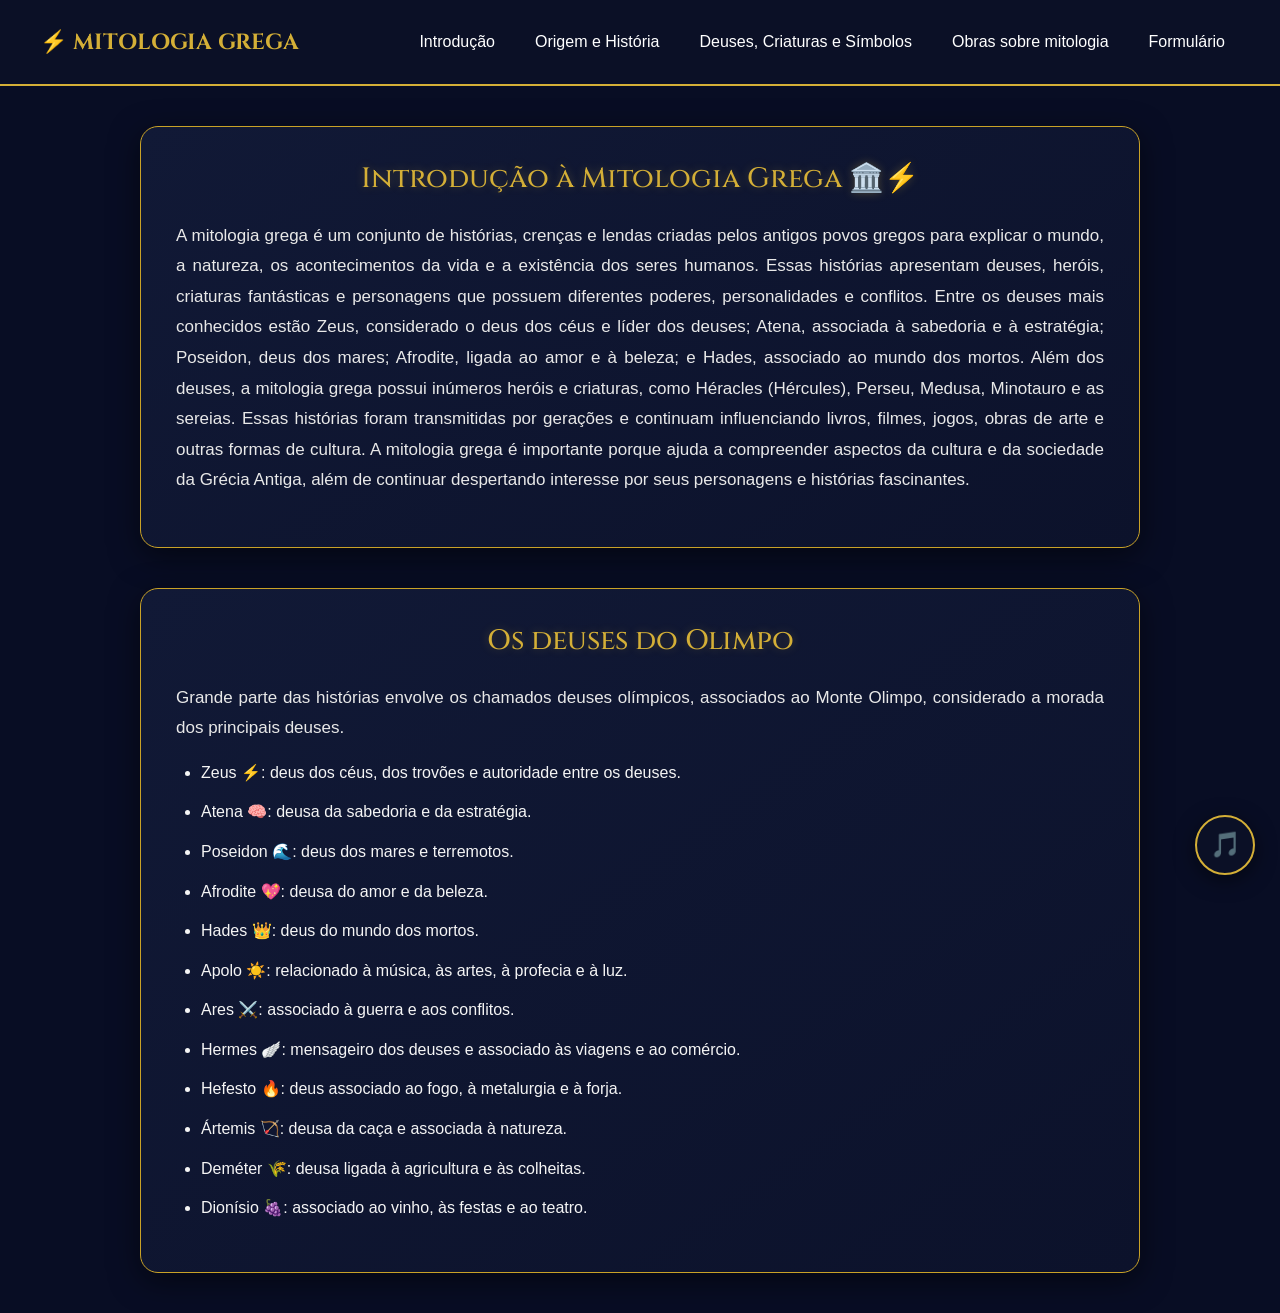
<file: INDEX.HTML>
<!DOCTYPE html>
<html lang="pt-br">

<head>
    <meta charset="UTF-8">
    <meta name="viewport" content="width=device-width, initial-scale=1.0">

    <title>TRABALHO 3BM - Mitologia Grega</title>


    <link href="https://cdn.jsdelivr.net/npm/bootstrap@5.3.8/dist/css/bootstrap.min.css"
        rel="stylesheet">

    <!-- Google Fonts -->
    <link rel="preconnect" href="https://fonts.googleapis.com">
    <link rel="preconnect" href="https://fonts.gstatic.com" crossorigin>
    <link href="https://fonts.googleapis.com/css2?family=Cinzel:wght@400;600;700&display=swap"
        rel="stylesheet">

    <!-- Seu CSS -->
    <link rel="stylesheet" href="style.css">
</head>

<body>

    <header>
        <nav class="menu">
            <div class="logo">⚡ MITOLOGIA GREGA</div>

            <div class="links">
                <a href="index.html">Introdução</a>
                <a href="origemeetc.html">Origem e História</a>
                <a href="Deuses.html">Deuses, Criaturas e Símbolos</a>
                 <a href="OBRAS.html">Obras sobre mitologia</a>
                <a href="formulario.html">Formulário</a>

               
            </div>
        </nav>
    </header>

    <main>

        <section class="caixa">
            <h2>Introdução à Mitologia Grega 🏛️⚡</h2>

            <p>
                A mitologia grega é um conjunto de histórias, crenças e lendas
                criadas pelos antigos povos gregos para explicar o mundo, a natureza,
                os acontecimentos da vida e a existência dos seres humanos. Essas
                histórias apresentam deuses, heróis, criaturas fantásticas e
                personagens que possuem diferentes poderes, personalidades e conflitos.

                Entre os deuses mais conhecidos estão Zeus, considerado o deus dos céus
                e líder dos deuses; Atena, associada à sabedoria e à estratégia;
                Poseidon, deus dos mares; Afrodite, ligada ao amor e à beleza; e Hades,
                associado ao mundo dos mortos.

                Além dos deuses, a mitologia grega possui inúmeros heróis e criaturas,
                como Héracles (Hércules), Perseu, Medusa, Minotauro e as sereias.

                Essas histórias foram transmitidas por gerações e continuam
                influenciando livros, filmes, jogos, obras de arte e outras formas
                de cultura.

                A mitologia grega é importante porque ajuda a compreender aspectos
                da cultura e da sociedade da Grécia Antiga, além de continuar
                despertando interesse por seus personagens e histórias fascinantes.
            </p>
        </section>

        <section class="caixa">
            <h2>Os deuses do Olimpo</h2>

            <p>
                Grande parte das histórias envolve os chamados deuses olímpicos,
                associados ao Monte Olimpo, considerado a morada dos principais deuses.
            </p>

            <ul>
                <li>Zeus ⚡: deus dos céus, dos trovões e autoridade entre os deuses.</li>
                <li>Atena 🧠: deusa da sabedoria e da estratégia.</li>
                <li>Poseidon 🌊: deus dos mares e terremotos.</li>
                <li>Afrodite 💖: deusa do amor e da beleza.</li>
                <li>Hades 👑: deus do mundo dos mortos.</li>
                <li>Apolo ☀️: relacionado à música, às artes, à profecia e à luz.</li>
                <li>Ares ⚔️: associado à guerra e aos conflitos.</li>
                <li>Hermes 🪽: mensageiro dos deuses e associado às viagens e ao comércio.</li>
                <li>Hefesto 🔥: deus associado ao fogo, à metalurgia e à forja.</li>
                <li>Ártemis 🏹: deusa da caça e associada à natureza.</li>
                <li>Deméter 🌾: deusa ligada à agricultura e às colheitas.</li>
                <li>Dionísio 🍇: associado ao vinho, às festas e ao teatro.</li>
            </ul>
        </section>

    </main>

    <audio id="musica" loop>
        <source src="musica/Hold Them Down _ EPIC_ The Musical (Animatic) _ [p-P0kaqJg3w].mp3"
            type="audio/mpeg">
    </audio>

    <button id="botaoMusica" onclick="tocarMusica()">
        🎵
    </button>

    <script>
        function tocarMusica() {
            const musica = document.getElementById("musica");
            const botao = document.getElementById("botaoMusica");

            if (musica.paused) {
                musica.play();
                botao.innerHTML = "🔊";
            } else {
                musica.pause();
                botao.innerHTML = "🎵";
            }
        }
    </script>

    <!-- Bootstrap JS -->
    <script src="https://cdn.jsdelivr.net/npm/@popperjs/core@2.11.8/dist/umd/popper.min.js"></script>

    <script src="https://cdn.jsdelivr.net/npm/bootstrap@5.3.8/dist/js/bootstrap.min.js"></script>

</body>
</html>
</file>
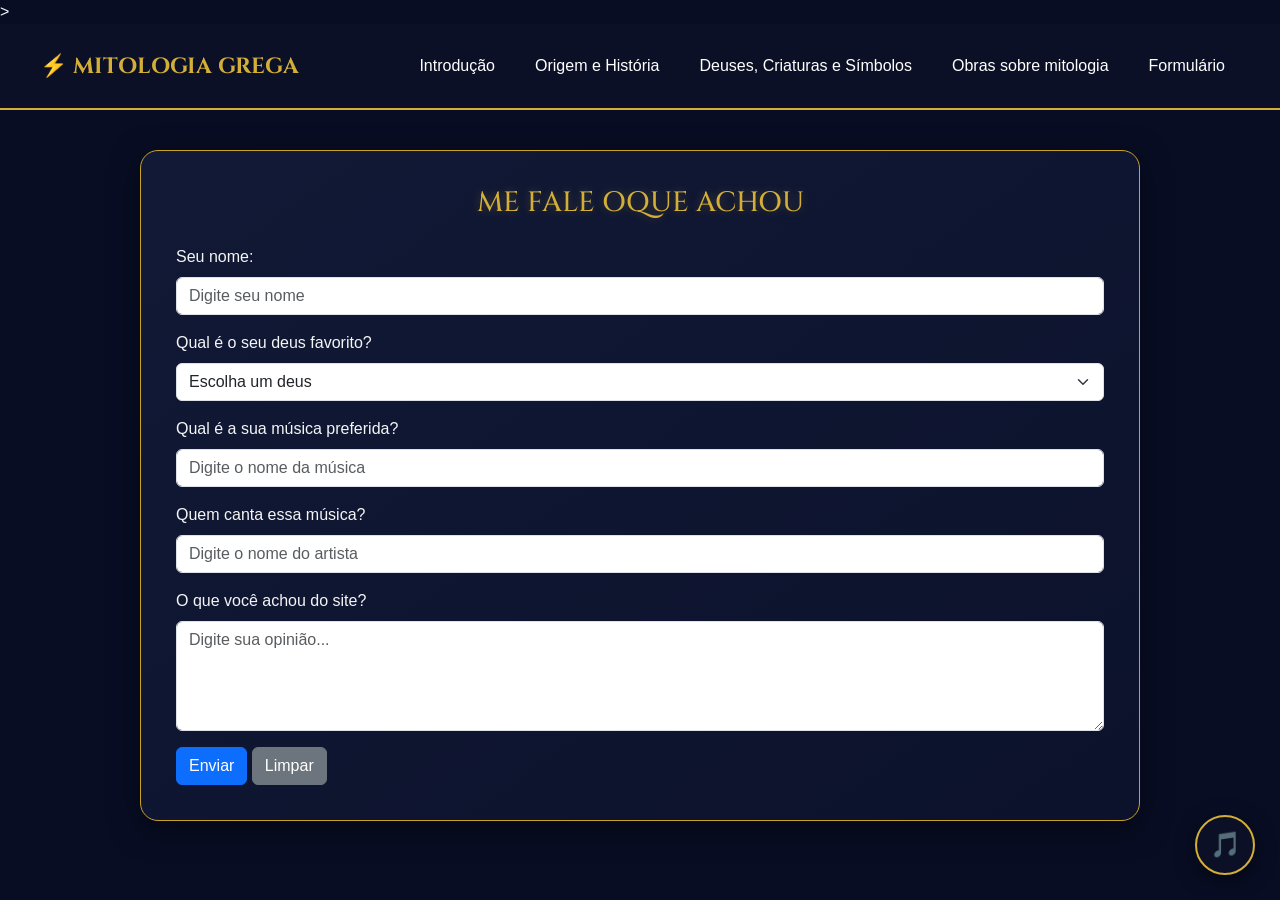
<file: formulario.html>
<!DOCTYPE html>
<html lang="pt-br">

<head>
    <meta charset="UTF-8">
    <meta name="viewport" content="width=device-width, initial-scale=1.0">

    <title>Formulário - Mitologia Grega</title>

    
    <link href="https://cdn.jsdelivr.net/npm/bootstrap@5.3.8/dist/css/bootstrap.min.css"
        rel="stylesheet">

    
    <link rel="preconnect" href="https://fonts.googleapis.com">
    <link rel="preconnect" href="https://fonts.gstatic.com" crossorigin>
    <link href="https://fonts.googleapis.com/css2?family=Cinzel:wght@400;600;700&display=swap"
        rel="stylesheet">

>
    <link rel="stylesheet" href="style.css">
</head>

<body>

    <header>
        <nav class="menu">
            <div class="logo">⚡ MITOLOGIA GREGA</div>

            <div class="links">
                <a href="index.html">Introdução</a>
                <a href="origemeetc.html">Origem e História</a>
                <a href="Deuses.html">Deuses, Criaturas e Símbolos</a>
                <a href="OBRAS.html">Obras sobre mitologia</a>
                <a href="formulario.html">Formulário</a>
            
            </div>
        </nav>
    </header>

    <main>

        <form class="caixa">

            <h2>ME FALE OQUE ACHOU</h2>

            <div class="mb-3">

                <label for="nome" class="form-label">
                    Seu nome:
                </label>

                <input
                    type="text"
                    class="form-control"
                    id="nome"
                    name="nome"
                    placeholder="Digite seu nome"
                    required>

            </div>

            <div class="mb-3">

                <label for="deus" class="form-label">
                    Qual é o seu deus favorito?
                </label>

                <select
                    class="form-select"
                    id="deus"
                    name="deus"
                    required>

                    <option value="">Escolha um deus</option>
                    <option value="zeus">Zeus ⚡</option>
                    <option value="atena">Atena 🦉</option>
                    <option value="poseidon">Poseidon 🌊</option>
                    <option value="afrodite">Afrodite 💖</option>
                    <option value="hades">Hades 👑</option>
                    <option value="apolo">Apolo ☀️</option>
                    <option value="ares">Ares ⚔️</option>
                    <option value="hermes">Hermes 🪽</option>
                    <option value="hefesto">Hefesto 🔥</option>
                    <option value="artemis">Ártemis 🏹</option>
                    <option value="demeter">Deméter 🌾</option>
                    <option value="dionisio">Dionísio 🍇</option>

                </select>

            </div>

            <div class="mb-3">

                <label for="musica" class="form-label">
                    Qual é a sua música preferida?
                </label>

                <input
                    type="text"
                    class="form-control"
                    id="musica"
                    name="musica"
                    placeholder="Digite o nome da música"
                    required>

            </div>

            <div class="mb-3">

                <label for="artista" class="form-label">
                    Quem canta essa música?
                </label>

                <input
                    type="text"
                    class="form-control"
                    id="artista"
                    name="artista"
                    placeholder="Digite o nome do artista">

            </div>

            <div class="mb-3">

                <label for="comentario" class="form-label">
                    O que você achou do site?
                </label>

                <textarea
                    class="form-control"
                    id="comentario"
                    name="comentario"
                    rows="4"
                    placeholder="Digite sua opinião..."></textarea>

            </div>

            <button type="submit" class="btn btn-primary">
                Enviar
            </button>

            <button type="reset" class="btn btn-secondary">
                Limpar
            </button>

        </form>

    </main>

    <audio id="musicaAudio" loop>
        <source src="musica/Hold Them Down _ EPIC_ The Musical (Animatic) _ [p-P0kaqJg3w].mp3" type="audio/mpeg">
    </audio>

    <button id="botaoMusica" onclick="tocarMusica()">
        🎵
    </button>

    <script>
        function tocarMusica() {

            const musica = document.getElementById("musicaAudio");
            const botao = document.getElementById("botaoMusica");

            if (musica.paused) {

                musica.play();
                botao.innerHTML = "🔊";

            } else {

                musica.pause();
                botao.innerHTML = "🎵";

            }
        }
    </script>

    <!-- Bootstrap JS -->
    <script src="https://cdn.jsdelivr.net/npm/@popperjs/core@2.11.8/dist/umd/popper.min.js"></script>

    <script src="https://cdn.jsdelivr.net/npm/bootstrap@5.3.8/dist/js/bootstrap.min.js"></script>

</body>
</html>
</file>
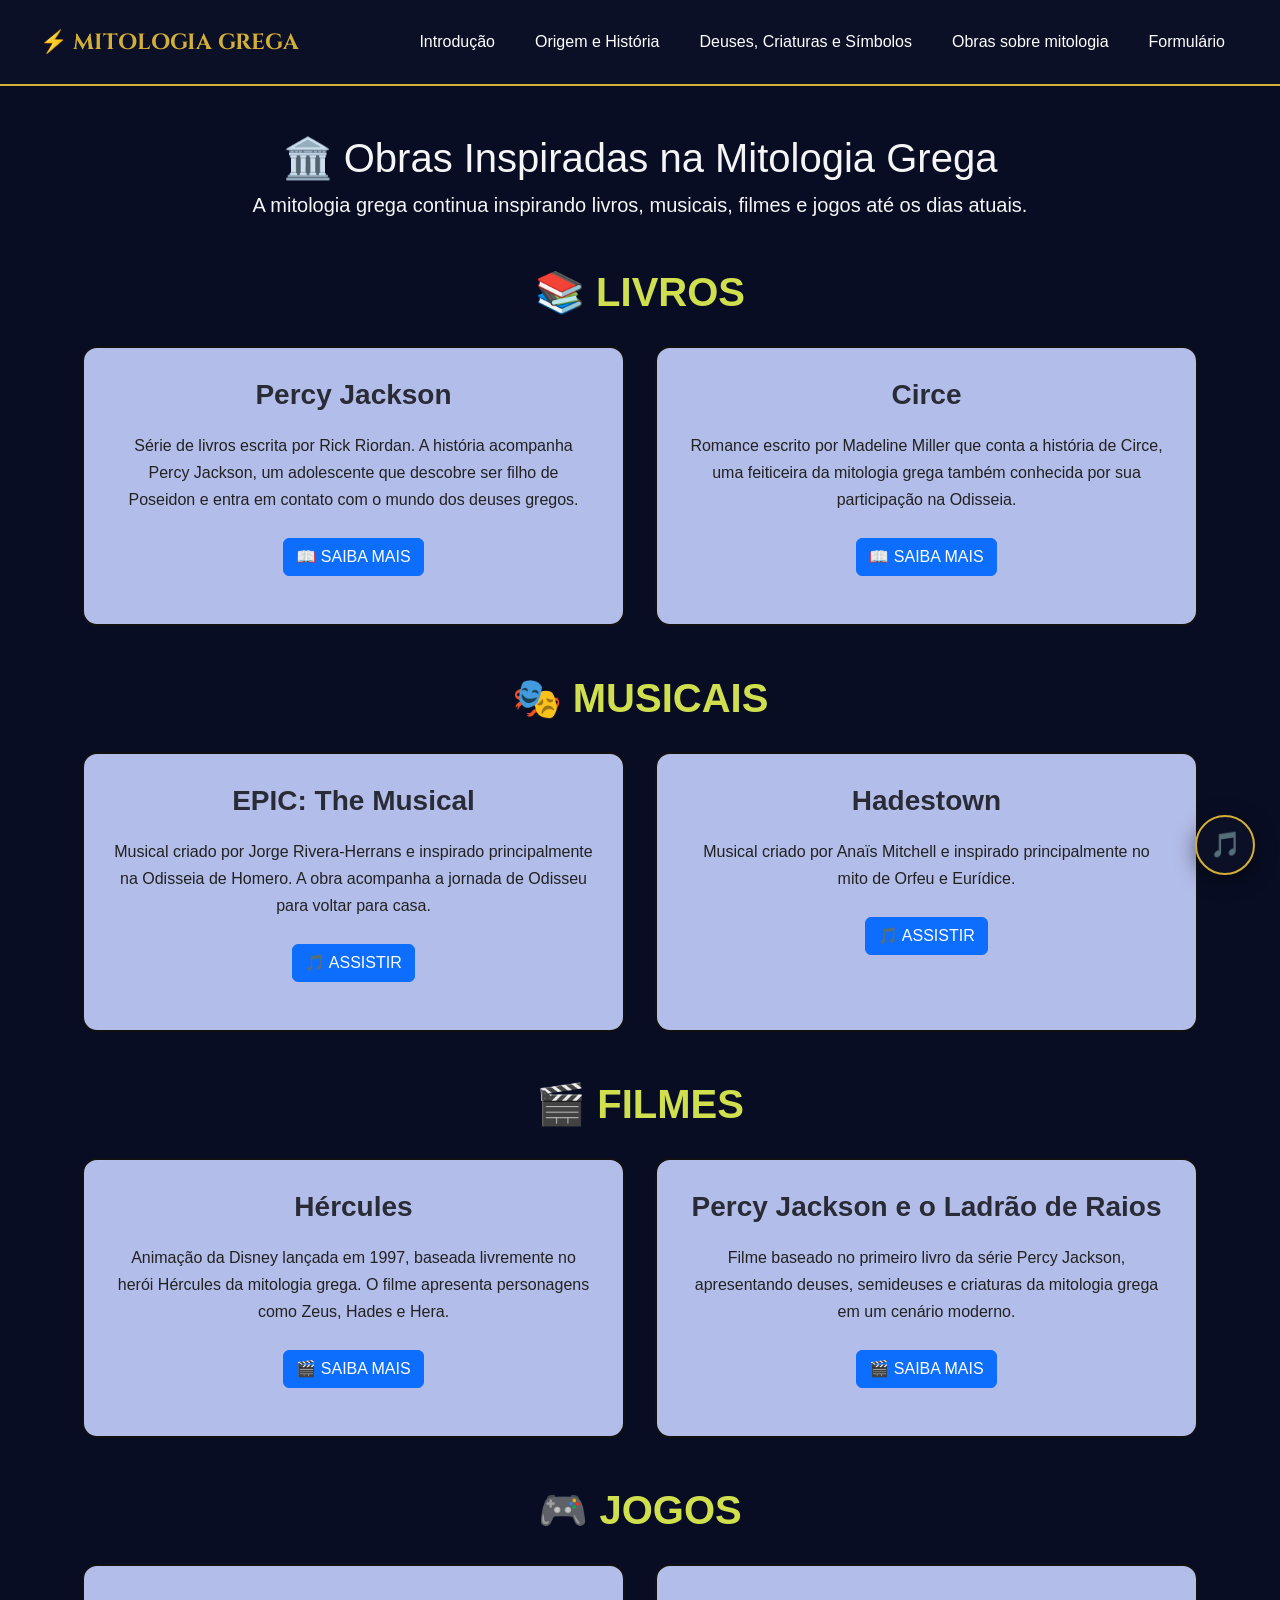
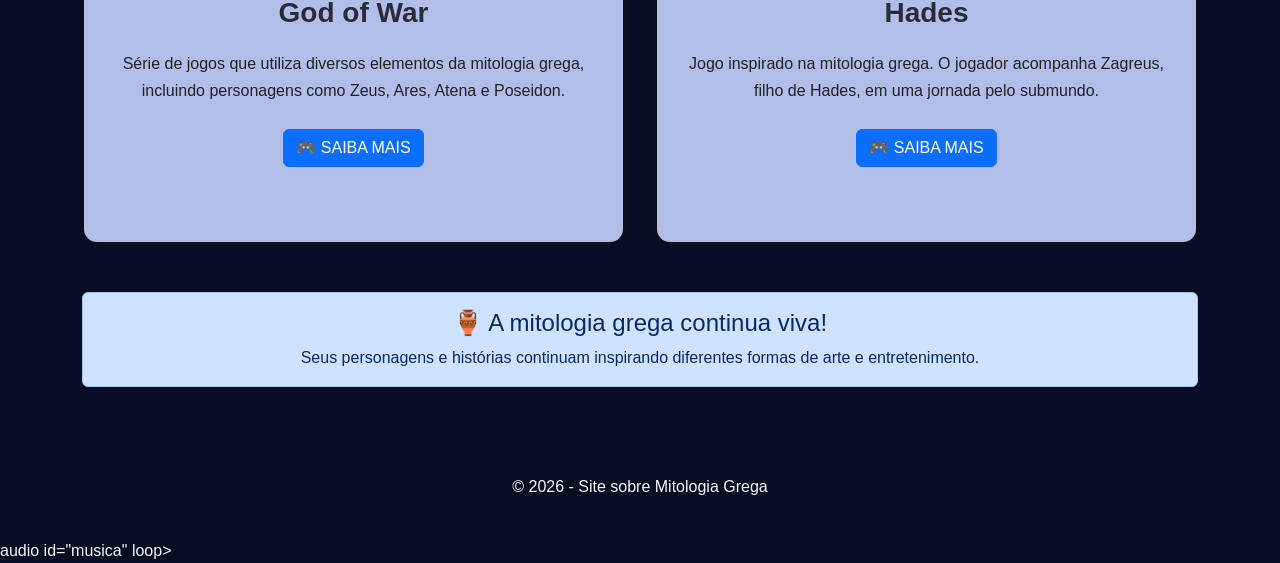
<file: OBRAS.html>
<!DOCTYPE html>
<html lang="pt-br">

<head>
    <meta charset="UTF-8">
    <meta name="viewport" content="width=device-width, initial-scale=1.0">

    <title>Obras - Mitologia Grega</title>

   
    <link
        href="https://cdn.jsdelivr.net/npm/bootstrap@5.3.8/dist/css/bootstrap.min.css"
        rel="stylesheet">

    <link rel="preconnect" href="https://fonts.googleapis.com">
    <link rel="preconnect" href="https://fonts.gstatic.com" crossorigin>

    <link
        href="https://fonts.googleapis.com/css2?family=Cinzel:wght@400;600;700&display=swap"
        rel="stylesheet">

    
    <link rel="stylesheet" href="style.css">

</head>

<body>

    
   <header>
        <nav class="menu">
            <div class="logo">⚡ MITOLOGIA GREGA</div>

            <div class="links">
                <a href="index.html">Introdução</a>
                <a href="origemeetc.html">Origem e História</a>
                <a href="Deuses.html">Deuses, Criaturas e Símbolos</a>
                <a href="OBRAS.html">Obras sobre mitologia</a>
                <a href="formulario.html">Formulário</a>
            
            </div>
        </nav>
    </header>


 

    <main class="container py-5">

        <div class="text-center mb-5">

            <h1>🏛️ Obras Inspiradas na Mitologia Grega</h1>

            <p class="lead">
                A mitologia grega continua inspirando livros,
                musicais, filmes e jogos até os dias atuais.
            </p>

        </div>


    

        <section class="mb-5">

            <h2 class="titulo-secao text-center">
                📚 LIVROS
            </h2>

            <div class="obras-grid">

                

                <div class="card obra-card">

                    <div class="card-body text-center">

                        <h3 class="card-title">
                            Percy Jackson
                        </h3>

                        <p class="card-text">
                            Série de livros escrita por Rick Riordan.
                            A história acompanha Percy Jackson,
                            um adolescente que descobre ser filho
                            de Poseidon e entra em contato com o
                            mundo dos deuses gregos.
                        </p>

                        <a
                            href="https://www.google.com/search?q=Percy+Jackson+Rick+Riordan"
                            target="_blank"
                            class="btn btn-primary">

                            📖 SAIBA MAIS

                        </a>

                    </div>

                </div>


              

                <div class="card obra-card">

                    <div class="card-body text-center">

                        <h3 class="card-title">
                            Circe
                        </h3>

                        <p class="card-text">
                            Romance escrito por Madeline Miller
                            que conta a história de Circe, uma
                            feiticeira da mitologia grega também
                            conhecida por sua participação na
                            Odisseia.
                        </p>

                        <a
                            href="https://www.google.com/search?q=Circe+Madeline+Miller"
                            target="_blank"
                            class="btn btn-primary">

                            📖 SAIBA MAIS

                        </a>

                    </div>

                </div>

            </div>

        </section>



       

        <section class="mb-5">

            <h2 class="titulo-secao text-center">
                🎭 MUSICAIS
            </h2>

            <div class="obras-grid">

                

                <div class="card obra-card">

                    <div class="card-body text-center">

                        <h3 class="card-title">
                            EPIC: The Musical
                        </h3>

                        <p class="card-text">
                            Musical criado por Jorge Rivera-Herrans
                            e inspirado principalmente na Odisseia
                            de Homero. A obra acompanha a jornada
                            de Odisseu para voltar para casa.
                        </p>

                        <a
                            href="https://www.youtube.com/results?search_query=EPIC+The+Musical"
                            target="_blank"
                            class="btn btn-primary">

                            🎵 ASSISTIR

                        </a>

                    </div>

                </div>



                <div class="card obra-card">

                    <div class="card-body text-center">

                        <h3 class="card-title">
                            Hadestown
                        </h3>

                        <p class="card-text">
                            Musical criado por Anaïs Mitchell
                            e inspirado principalmente no mito
                            de Orfeu e Eurídice.
                        </p>

                        <a
                            href="https://www.youtube.com/results?search_query=Hadestown+musical"
                            target="_blank"
                            class="btn btn-primary">

                            🎵 ASSISTIR

                        </a>

                    </div>

                </div>

            </div>

        </section>



    

        <section class="mb-5">

            <h2 class="titulo-secao text-center">
                🎬 FILMES
            </h2>

            <div class="obras-grid">

            

                <div class="card obra-card">

                    <div class="card-body text-center">

                        <h3 class="card-title">
                            Hércules
                        </h3>

                        <p class="card-text">
                            Animação da Disney lançada em 1997,
                            baseada livremente no herói Hércules
                            da mitologia grega. O filme apresenta
                            personagens como Zeus, Hades e Hera.
                        </p>

                        <a
                            href="https://www.google.com/search?q=Hercules+Disney+1997"
                            target="_blank"
                            class="btn btn-primary">

                            🎬 SAIBA MAIS

                        </a>

                    </div>

                </div>


                <div class="card obra-card">

                    <div class="card-body text-center">

                        <h3 class="card-title">
                            Percy Jackson e o Ladrão de Raios
                        </h3>

                        <p class="card-text">
                            Filme baseado no primeiro livro da
                            série Percy Jackson, apresentando
                            deuses, semideuses e criaturas da
                            mitologia grega em um cenário moderno.
                        </p>

                        <a
                            href="https://www.google.com/search?q=Percy+Jackson+e+o+Ladrao+de+Raios+filme"
                            target="_blank"
                            class="btn btn-primary">

                            🎬 SAIBA MAIS

                        </a>

                    </div>

                </div>

            </div>

        </section>



        
        <section class="mb-5">

            <h2 class="titulo-secao text-center">
                🎮 JOGOS
            </h2>

            <div class="obras-grid">

                <!-- JOGO 1 -->

                <div class="card obra-card">

                    <div class="card-body text-center">

                        <h3 class="card-title">
                            God of War
                        </h3>

                        <p class="card-text">
                            Série de jogos que utiliza diversos
                            elementos da mitologia grega, incluindo
                            personagens como Zeus, Ares, Atena
                            e Poseidon.
                        </p>

                        <a
                            href="https://www.google.com/search?q=God+of+War+mitologia+grega"
                            target="_blank"
                            class="btn btn-primary">

                            🎮 SAIBA MAIS

                        </a>

                    </div>

                </div>


                <div class="card obra-card">

                    <div class="card-body text-center">

                        <h3 class="card-title">
                            Hades
                        </h3>

                        <p class="card-text">
                            Jogo inspirado na mitologia grega.
                            O jogador acompanha Zagreus, filho
                            de Hades, em uma jornada pelo
                            submundo.
                        </p>

                        <a
                            href="https://www.google.com/search?q=Hades+game+mitologia+grega"
                            target="_blank"
                            class="btn btn-primary">

                            🎮 SAIBA MAIS

                        </a>

                    </div>

                </div>

            </div>

        </section>



        <div class="alert alert-primary text-center">

            <h4>🏺 A mitologia grega continua viva!</h4>

            <p class="mb-0">
                Seus personagens e histórias continuam
                inspirando diferentes formas de arte e
                entretenimento.
            </p>

        </div>

    </main>




    <footer class="text-center py-4">

        <p>
            © 2026 - Site sobre Mitologia Grega
        </p>

    </footer>

audio id="musica" loop>
        <source src="musica/Wouldn’t You Like (Fan Animation)  EPIC the musical - Slander (youtube).mp3" type="audio/mpeg">
    </audio>

    <button id="botaoMusica" onclick="tocarMusica()">
        🎵
    </button>

    <script>
        function tocarMusica() {
            const musica = document.getElementById("musica");
            const botao = document.getElementById("botaoMusica");

            if (musica.paused) {
                musica.play();
                botao.innerHTML = "🔊";
            } else {
                musica.pause();
                botao.innerHTML = "🎵";
            }
        }
    </script>


    <script
        src="https://cdn.jsdelivr.net/npm/bootstrap@5.3.8/dist/js/bootstrap.bundle.min.js">
    </script>

</body>

</html>
</file>
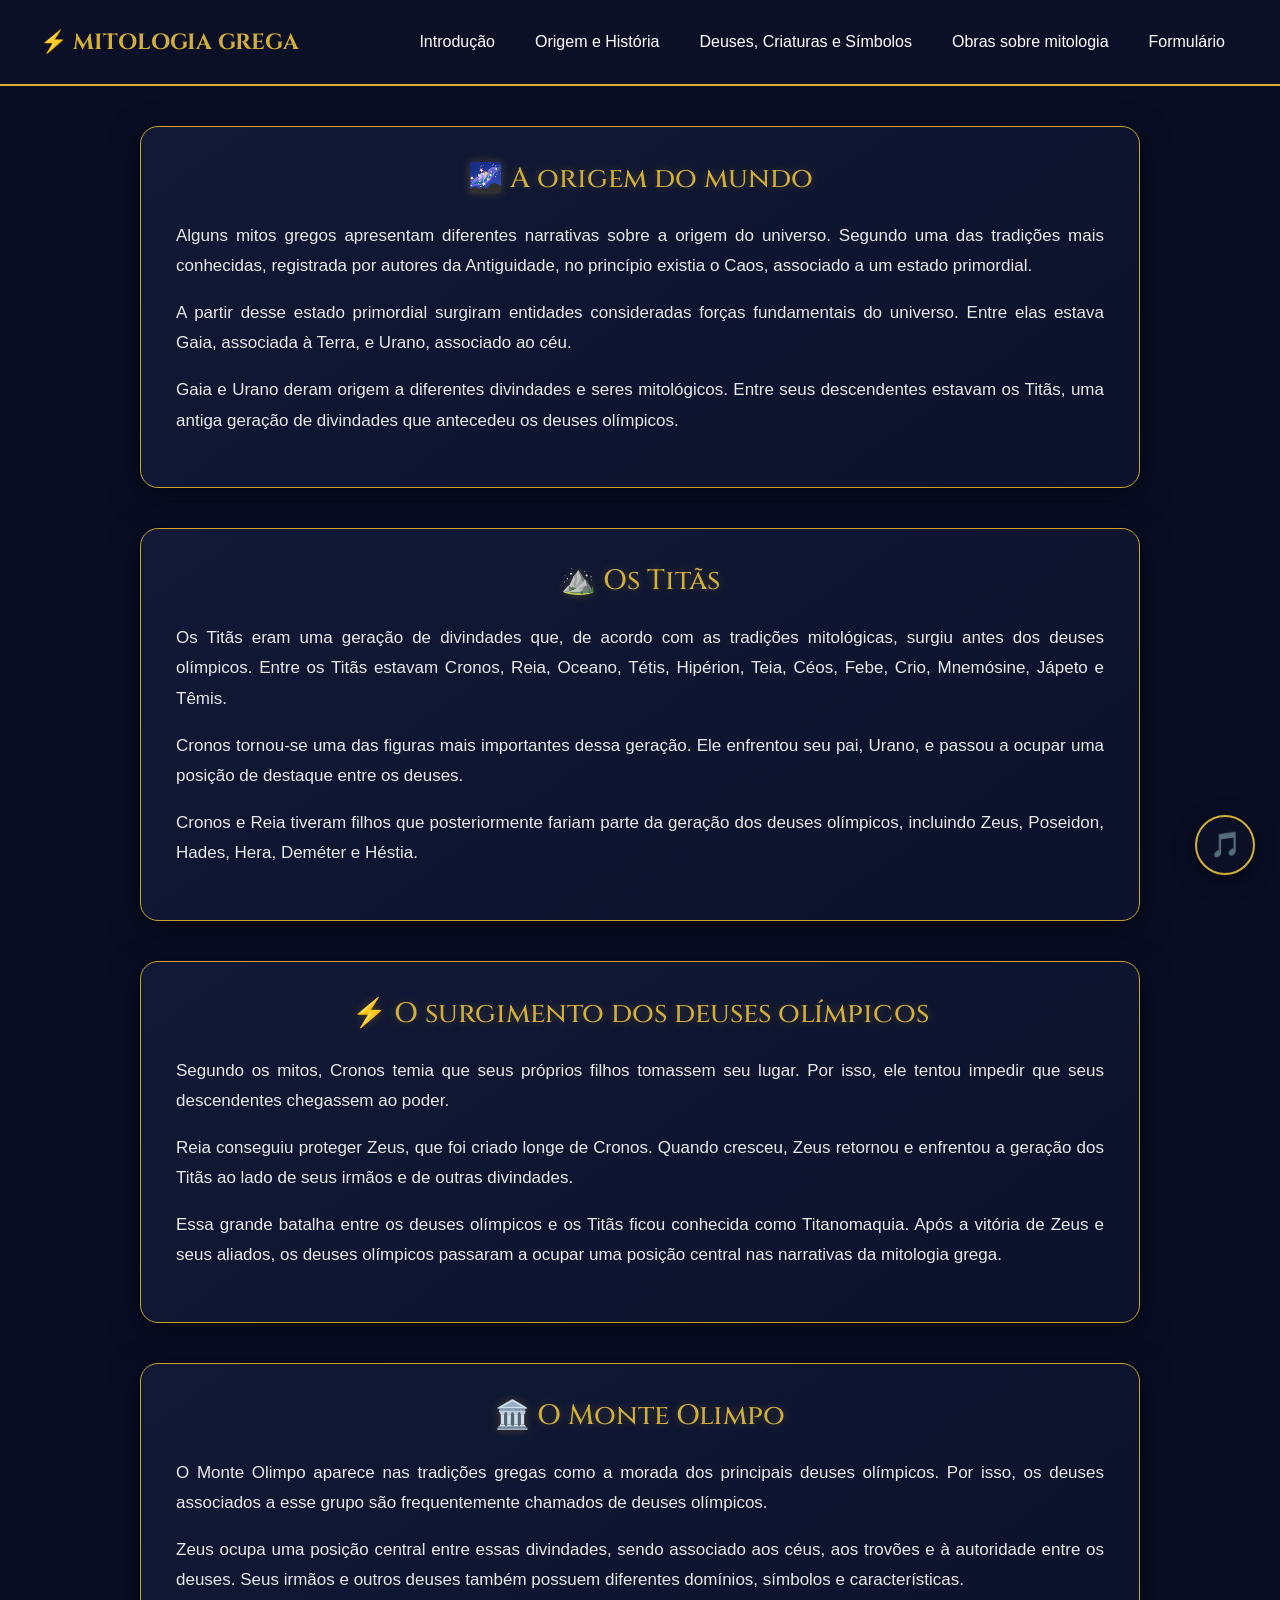
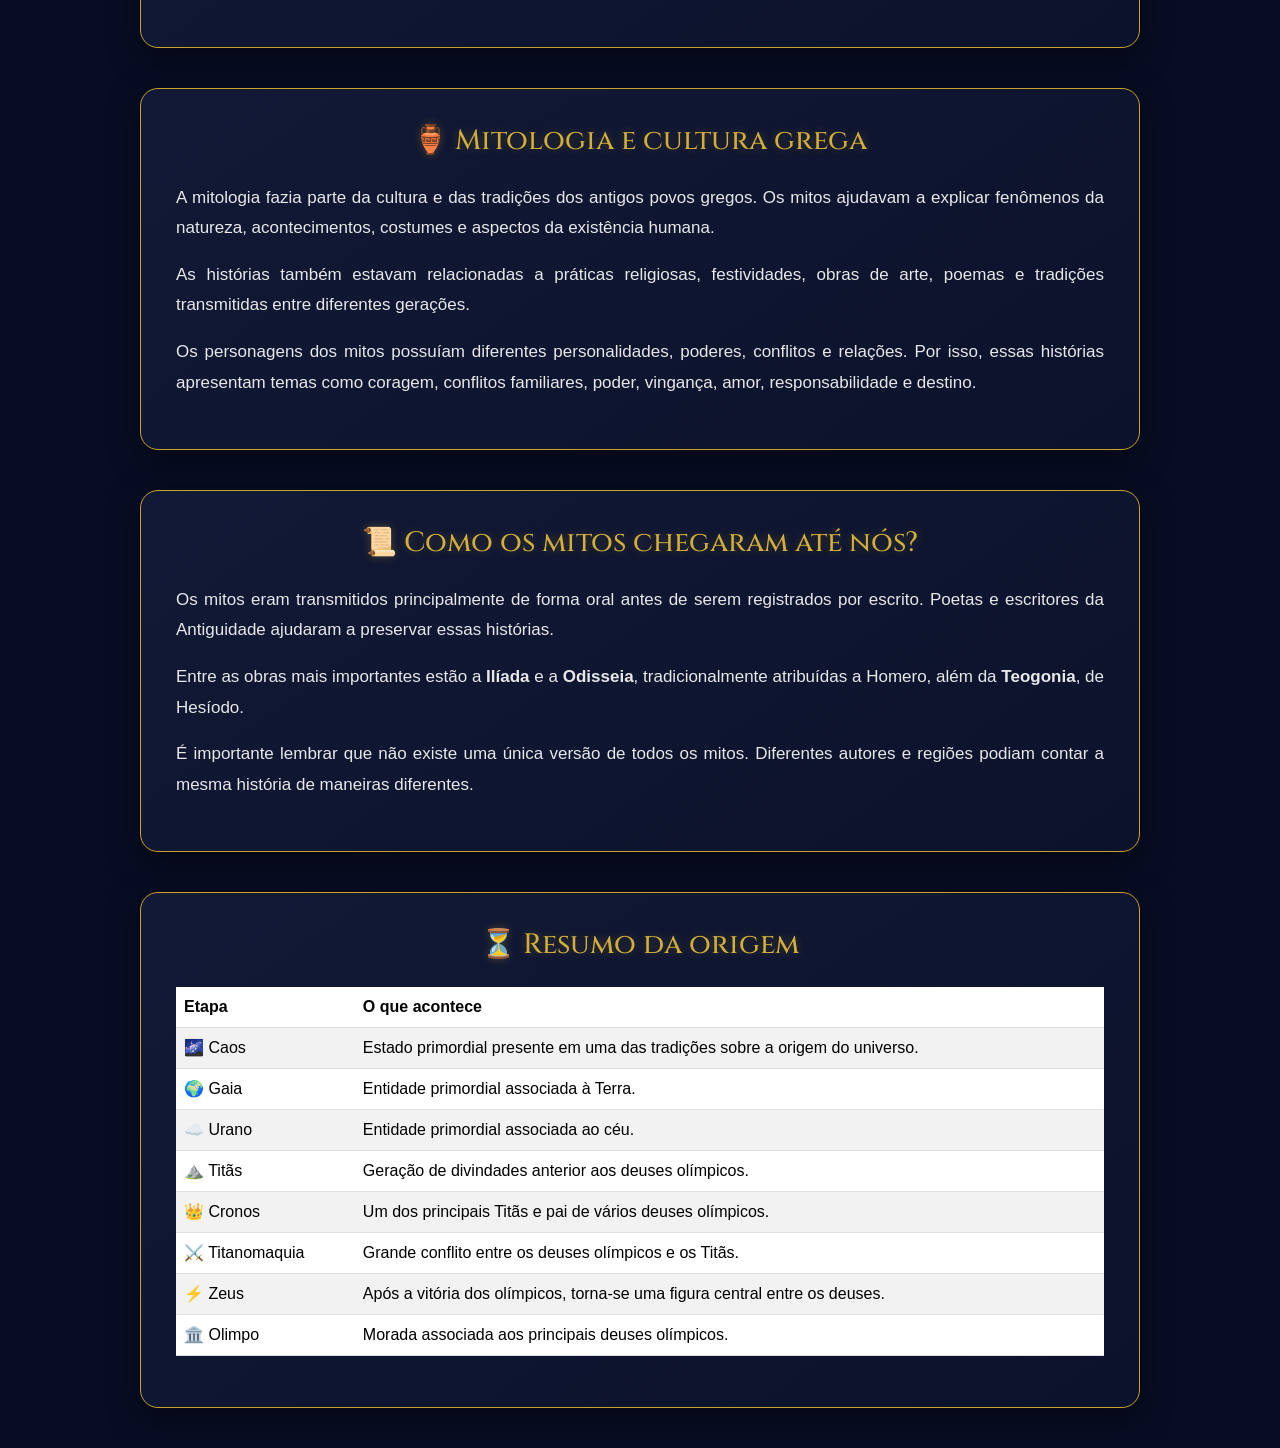
<file: origemeetc.html>
<!DOCTYPE html>
<html lang="pt-br">

<head>
    <meta charset="UTF-8">
    <meta name="viewport" content="width=device-width, initial-scale=1.0">

    <title>Origem e História - Mitologia Grega</title>

    
    <link href="https://cdn.jsdelivr.net/npm/bootstrap@5.3.8/dist/css/bootstrap.min.css"
        rel="stylesheet">

   
    <link rel="preconnect" href="https://fonts.googleapis.com">
    <link rel="preconnect" href="https://fonts.gstatic.com" crossorigin>
    <link href="https://fonts.googleapis.com/css2?family=Cinzel:wght@400;600;700&display=swap"
        rel="stylesheet">

   
    <link rel="stylesheet" href="style.css">
</head>

<body>

    <header>
        <nav class="menu">
            <div class="logo">⚡ MITOLOGIA GREGA</div>

            <div class="links">
                <a href="index.html">Introdução</a>
                <a href="origemeetc.html">Origem e História</a>
                <a href="Deuses.html">Deuses, Criaturas e Símbolos</a>
                <a href="OBRAS.html">Obras sobre mitologia</a>
                <a href="formulario.html">Formulário</a>
            
            </div>
        </nav>
    </header>

    <main>

        
        <section class="caixa">

            <h2>🌌 A origem do mundo</h2>

            <p>
                Alguns mitos gregos apresentam diferentes narrativas sobre a origem
                do universo. Segundo uma das tradições mais conhecidas, registrada
                por autores da Antiguidade, no princípio existia o Caos, associado
                a um estado primordial.
            </p>

            <p>
                A partir desse estado primordial surgiram entidades consideradas
                forças fundamentais do universo. Entre elas estava Gaia, associada
                à Terra, e Urano, associado ao céu.
            </p>

            <p>
                Gaia e Urano deram origem a diferentes divindades e seres
                mitológicos. Entre seus descendentes estavam os Titãs, uma antiga
                geração de divindades que antecedeu os deuses olímpicos.
            </p>

        </section>


   
        <section class="caixa">

            <h2>⛰️ Os Titãs</h2>

            <p>
                Os Titãs eram uma geração de divindades que, de acordo com as
                tradições mitológicas, surgiu antes dos deuses olímpicos.
                Entre os Titãs estavam Cronos, Reia, Oceano, Tétis, Hipérion,
                Teia, Céos, Febe, Crio, Mnemósine, Jápeto e Têmis.
            </p>

            <p>
                Cronos tornou-se uma das figuras mais importantes dessa geração.
                Ele enfrentou seu pai, Urano, e passou a ocupar uma posição de
                destaque entre os deuses.
            </p>

            <p>
                Cronos e Reia tiveram filhos que posteriormente fariam parte da
                geração dos deuses olímpicos, incluindo Zeus, Poseidon, Hades,
                Hera, Deméter e Héstia.
            </p>

        </section>


        <section class="caixa">

            <h2>⚡ O surgimento dos deuses olímpicos</h2>

            <p>
                Segundo os mitos, Cronos temia que seus próprios filhos
                tomassem seu lugar. Por isso, ele tentou impedir que seus
                descendentes chegassem ao poder.
            </p>

            <p>
                Reia conseguiu proteger Zeus, que foi criado longe de Cronos.
                Quando cresceu, Zeus retornou e enfrentou a geração dos Titãs
                ao lado de seus irmãos e de outras divindades.
            </p>

            <p>
                Essa grande batalha entre os deuses olímpicos e os Titãs ficou
                conhecida como Titanomaquia. Após a vitória de Zeus e seus aliados,
                os deuses olímpicos passaram a ocupar uma posição central nas
                narrativas da mitologia grega.
            </p>

        </section>


      
        <section class="caixa">

            <h2>🏛️ O Monte Olimpo</h2>

            <p>
                O Monte Olimpo aparece nas tradições gregas como a morada dos
                principais deuses olímpicos. Por isso, os deuses associados a
                esse grupo são frequentemente chamados de deuses olímpicos.
            </p>

            <p>
                Zeus ocupa uma posição central entre essas divindades, sendo
                associado aos céus, aos trovões e à autoridade entre os deuses.
                Seus irmãos e outros deuses também possuem diferentes domínios,
                símbolos e características.
            </p>

        </section>


        
        <section class="caixa">

            <h2>🏺 Mitologia e cultura grega</h2>

            <p>
                A mitologia fazia parte da cultura e das tradições dos antigos
                povos gregos. Os mitos ajudavam a explicar fenômenos da natureza,
                acontecimentos, costumes e aspectos da existência humana.
            </p>

            <p>
                As histórias também estavam relacionadas a práticas religiosas,
                festividades, obras de arte, poemas e tradições transmitidas
                entre diferentes gerações.
            </p>

            <p>
                Os personagens dos mitos possuíam diferentes personalidades,
                poderes, conflitos e relações. Por isso, essas histórias
                apresentam temas como coragem, conflitos familiares, poder,
                vingança, amor, responsabilidade e destino.
            </p>

        </section>


       
        <section class="caixa">

            <h2>📜 Como os mitos chegaram até nós?</h2>

            <p>
                Os mitos eram transmitidos principalmente de forma oral antes
                de serem registrados por escrito. Poetas e escritores da
                Antiguidade ajudaram a preservar essas histórias.
            </p>

            <p>
                Entre as obras mais importantes estão a
                <strong>Ilíada</strong> e a <strong>Odisseia</strong>,
                tradicionalmente atribuídas a Homero, além da
                <strong>Teogonia</strong>, de Hesíodo.
            </p>

            <p>
                É importante lembrar que não existe uma única versão de todos
                os mitos. Diferentes autores e regiões podiam contar a mesma
                história de maneiras diferentes.
            </p>

        </section>


       
        <section class="caixa">

            <h2>⏳ Resumo da origem</h2>

            <div class="table-responsive">

                <table class="table table-striped table-hover">

                    <thead>
                        <tr>
                            <th>Etapa</th>
                            <th>O que acontece</th>
                        </tr>
                    </thead>

                    <tbody>

                        <tr>
                            <td>🌌 Caos</td>
                            <td>Estado primordial presente em uma das tradições sobre a origem do universo.</td>
                        </tr>

                        <tr>
                            <td>🌍 Gaia</td>
                            <td>Entidade primordial associada à Terra.</td>
                        </tr>

                        <tr>
                            <td>☁️ Urano</td>
                            <td>Entidade primordial associada ao céu.</td>
                        </tr>

                        <tr>
                            <td>⛰️ Titãs</td>
                            <td>Geração de divindades anterior aos deuses olímpicos.</td>
                        </tr>

                        <tr>
                            <td>👑 Cronos</td>
                            <td>Um dos principais Titãs e pai de vários deuses olímpicos.</td>
                        </tr>

                        <tr>
                            <td>⚔️ Titanomaquia</td>
                            <td>Grande conflito entre os deuses olímpicos e os Titãs.</td>
                        </tr>

                        <tr>
                            <td>⚡ Zeus</td>
                            <td>Após a vitória dos olímpicos, torna-se uma figura central entre os deuses.</td>
                        </tr>

                        <tr>
                            <td>🏛️ Olimpo</td>
                            <td>Morada associada aos principais deuses olímpicos.</td>
                        </tr>

                    </tbody>

                </table>

            </div>

        </section>

    </main>


    <!-- MÚSICA -->
    <audio id="musica" loop>
        <source src="musica/Suffering  EPIC The Musical Animatic - gigi (youtube).mp3" type="audio/mpeg">
    </audio>

    <button id="botaoMusica" onclick="tocarMusica()">
        🎵
    </button>


    <script>

        function tocarMusica() {

            const musica = document.getElementById("musica");
            const botao = document.getElementById("botaoMusica");

            if (musica.paused) {

                musica.play();
                botao.innerHTML = "🔊";

            } else {

                musica.pause();
                botao.innerHTML = "🎵";

            }

        }

    </script>


    <!-- Bootstrap JS -->
    <script src="https://cdn.jsdelivr.net/npm/@popperjs/core@2.11.8/dist/umd/popper.min.js"></script>

    <script src="https://cdn.jsdelivr.net/npm/bootstrap@5.3.8/dist/js/bootstrap.min.js"></script>

</body>

</html>
</file>
<file: style.css>
body {
    margin: 0;
    background: #080d24;
    color: #f5f5f5;
    font-family: Arial, sans-serif;
}


.caixa {
    width: 80%;
    max-width: 1000px;
    margin: 40px auto;
    padding: 35px;
    
    background: linear-gradient(145deg, #111936, #0c122b);
    
    border: 1px solid #c9a227;
    border-radius: 18px;
    
    box-shadow: 0 8px 30px rgba(0, 0, 0, 0.5);
    
    transition: 0.4s ease;
}


.caixa:hover {
    transform: translateY(-6px);
    border-color: #f0c75e;
    box-shadow: 0 12px 35px rgba(201, 162, 39, 0.25);
}


.caixa h2 {
    color: #d4af37;
    font-family: "Cinzel", serif;
    font-size: 28px;
    text-align: center;
    margin-bottom: 25px;
    
    text-shadow: 0 0 10px rgba(212, 175, 55, 0.3);
}


.caixa p {
    color: #e8e8e8;
    font-size: 17px;
    line-height: 1.8;
    text-align: justify;
}

.caixa ul {
    padding-left: 25px;
}

.caixa li {
    margin: 14px 0;
    line-height: 1.6;
    transition: 0.3s;
}

.caixa li:hover {
    color: #d4af37;
    transform: translateX(8px);
}

/* DEIXA O TEXTO SELECIONADO BONITO */
::selection {
    background: #d4af37;
    color: #080d24;
}

.menu {
    background-color: #0b1026;
    padding: 20px 40px;
    display: flex;
    justify-content: space-between;
    align-items: center;
    border-bottom: 2px solid #d4af37;
}

.logo {
    color: #d4af37;
    font-family: "Cinzel", serif;
    font-size: 22px;
    font-weight: bold;
}

.links {
    display: flex;
    gap: 10px;
}

.links a {
    color: white;
    text-decoration: none;
    font-family: Arial, sans-serif;
    padding: 10px 15px;
    position: relative;
    transition: 0.3s;
}


.links a:hover {
    color: #d4af37;
    transform: translateY(-3px);
}


.links a::after {
    content: "";
    position: absolute;
    width: 0;
    height: 2px;
    background-color: #d4af37;
    left: 50%;
    bottom: 3px;
    transition: 0.3s;
}

.links a:hover::after {
    width: 100%;
    left: 0;
}

.deus-card {
    background-color: #111936;
    color: white;
    border: 1px solid #c9a227;
    border-radius: 15px;
    overflow: hidden;
   height: 100%;
    transition: 0.4s ease;
}

.deus-card .card-img-top {
    width: 100%;
    height: 300px;
    object-fit: contain;
    display: block;
    background-color: #111936;
    padding: 8px;
    border: 4px solid #d4af37;
    box-sizing: border-box;
}
.deus-card:hover {
    transform: translateY(-15px);
    box-shadow: 0 15px 30px rgba(212, 175, 55, 0.3);
    border-color: #f0c75e;
}

.deus-card .card-img-top {
    height: 280px;
    object-fit: cover;
    transition: 0.4s ease;
}

.deus-card:hover .card-img-top {
    transform: scale(1.06);
}

.deus-card .card-body {
    padding: 20px;
}

.deus-card .card-title {
    color: #d4af37;
    font-family: "Cinzel", serif;
    font-size: 24px;
    margin-bottom: 15px;
}

.deus-card .card-text {
    line-height: 1.6;
}

.deus-card strong {
    color: #d4af37;
}
.deus-card {
    margin-bottom: 30px;
}
 .row {
    display: flex !important;
    flex-wrap: wrap !important;
    gap: 30px !important;
}

.col-md-3 {
    width: calc(25% - 23px) !important;
    box-sizing: border-box;
}

#botaoMusica {
    position: fixed;
    bottom: 25px;
    right: 25px;

    width: 60px;
    height: 60px;

    border-radius: 50%;
    border: 2px solid #d4af37;

    background-color: #0b1026;
    color: #d4af37;

    font-size: 25px;

    cursor: pointer;

    box-shadow: 0 5px 20px rgba(0, 0, 0, 0.5);

    transition: 0.3s;
    
    z-index: 1000;
}



.obras-grid {
    display: grid;
    grid-template-columns: repeat(2, 1fr);
    gap: 30px;
    width: 100%;
}

.obra-card {
    background-color: #b3bde9 ;
    border: 2px solid #111;
    border-radius: 15px;
    min-height: 280px;
    transition: transform 0.3s ease, box-shadow 0.3s ease;
}

.obra-card:hover {
    transform: translateY(-10px);
    box-shadow: 0 10px 25px rgba(43, 5, 5, 0.3);
}

.obra-card .card-body {
    padding: 30px;
}

.obra-card .card-title {
    color: #000000c4;
    font-weight: 700;
    margin-bottom: 20px;
}

.obra-card .card-text {
    color: #222;
    line-height: 1.7;
    margin-bottom: 25px;
}

.titulo-secao {
    color: #d0df4d;
    font-size: 40px;
    font-weight: 700;
    margin-top: 30px;
    margin-bottom: 30px;
    font-family:'Lucida Sans', 'Lucida Sans Regular', 'Lucida Grande', 'Lucida Sans Unicode', Geneva, Verdana, sans-serif
}
</file>
